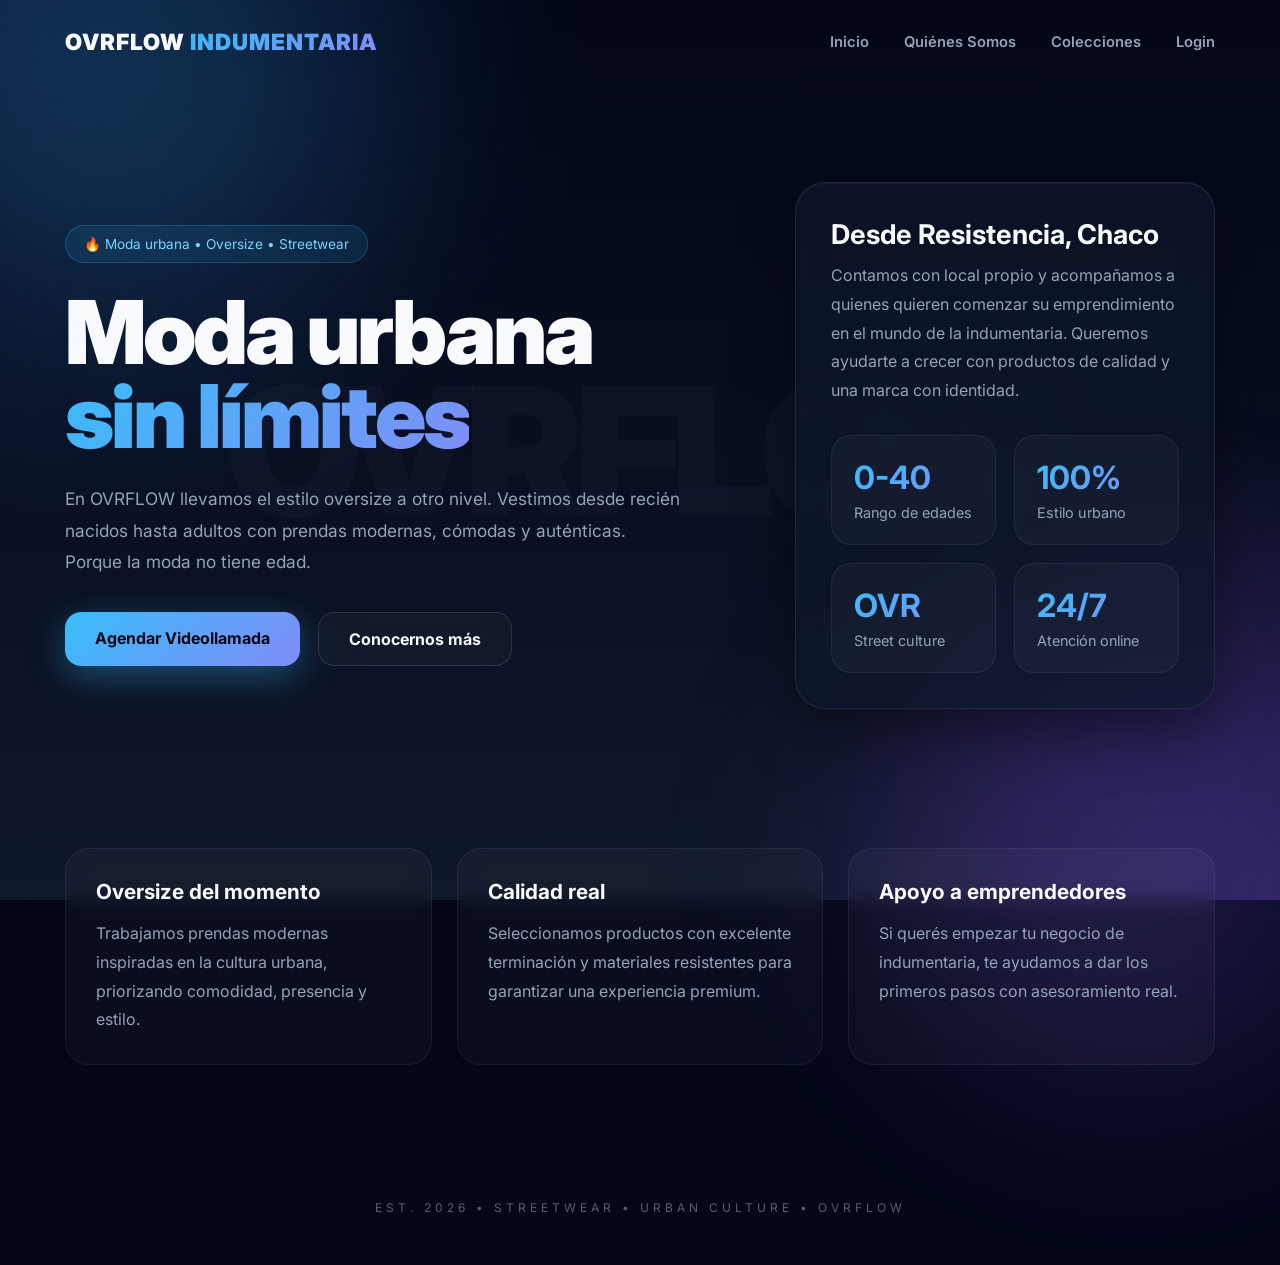
<file: templates/quienes_somos.html>
<!DOCTYPE html>
<html lang="es">
<head>
<meta charset="UTF-8" />
<meta name="viewport" content="width=device-width, initial-scale=1.0" />
<title>Quiénes Somos | OVRFLOW</title>

<link rel="preconnect" href="https://fonts.googleapis.com">
<link rel="preconnect" href="https://fonts.gstatic.com" crossorigin>
<link href="https://fonts.googleapis.com/css2?family=Inter:wght@300;400;500;600;700;800;900&display=swap" rel="stylesheet">

<style>
    :root{
        --bg:#020617;
        --bg-2:#0f172a;
        --card:rgba(15,23,42,.72);
        --border:rgba(255,255,255,.08);

        --primary:#38bdf8;
        --primary-2:#818cf8;

        --text:#f8fafc;
        --muted:#94a3b8;

        --gradient:linear-gradient(135deg,#38bdf8 0%,#818cf8 100%);
    }

    *{
        margin:0;
        padding:0;
        box-sizing:border-box;
    }

    body{
        font-family:'Inter',sans-serif;
        background:var(--bg);
        color:var(--text);
        overflow-x:hidden;
        min-height:100vh;
    }

    /* Fondo */
    .background{
        position:fixed;
        inset:0;
        z-index:-2;
        background:
            radial-gradient(circle at top left,#1e3a8a40 0%,transparent 35%),
            radial-gradient(circle at bottom right,#7c3aed35 0%,transparent 30%),
            linear-gradient(to bottom,var(--bg),var(--bg-2));
    }

    .blur{
        position:absolute;
        width:500px;
        height:500px;
        border-radius:50%;
        filter:blur(120px);
        opacity:.18;
    }

    .blur.one{
        background:#38bdf8;
        top:-180px;
        left:-120px;
    }

    .blur.two{
        background:#8b5cf6;
        bottom:-200px;
        right:-100px;
    }

    /* Marca gigante */
    .watermark{
        position:fixed;
        inset:0;
        display:flex;
        align-items:center;
        justify-content:center;
        font-size:14vw;
        font-weight:900;
        letter-spacing:-10px;
        color:rgba(255,255,255,.025);
        z-index:-1;
        user-select:none;
    }

    .wrapper{
        width:min(1150px,92%);
        margin:auto;
    }

    /* NAV */
    nav{
        display:flex;
        justify-content:space-between;
        align-items:center;
        padding:28px 0;
    }

    .logo{
        font-size:1.4rem;
        font-weight:900;
        letter-spacing:1px;
    }

    .logo span{
        background:var(--gradient);
        -webkit-background-clip:text;
        -webkit-text-fill-color:transparent;
    }

    .nav-links{
        display:flex;
        gap:35px;
    }

    .nav-links a{
        text-decoration:none;
        color:var(--muted);
        font-size:.92rem;
        font-weight:600;
        transition:.3s ease;
        position:relative;
    }

    .nav-links a:hover{
        color:var(--text);
    }

    .nav-links a::after{
        content:"";
        position:absolute;
        left:0;
        bottom:-6px;
        width:0%;
        height:2px;
        background:var(--gradient);
        transition:.3s;
    }

    .nav-links a:hover::after{
        width:100%;
    }

    /* HERO */
    .hero{
        min-height:85vh;
        display:grid;
        grid-template-columns:1fr 420px;
        align-items:center;
        gap:60px;
        padding:40px 0 80px;
    }

    .badge{
        display:inline-flex;
        align-items:center;
        gap:10px;
        background:rgba(56,189,248,.1);
        border:1px solid rgba(56,189,248,.25);
        color:#7dd3fc;
        padding:10px 18px;
        border-radius:999px;
        font-size:.85rem;
        margin-bottom:28px;
        backdrop-filter:blur(10px);
    }

    h1{
        font-size:clamp(3rem,7vw,5.5rem);
        line-height:.95;
        font-weight:900;
        margin-bottom:25px;
        letter-spacing:-3px;
    }

    h1 span{
        background:var(--gradient);
        -webkit-background-clip:text;
        -webkit-text-fill-color:transparent;
    }

    .description{
        color:var(--muted);
        font-size:1.08rem;
        line-height:1.8;
        max-width:620px;
        margin-bottom:35px;
    }

    .buttons{
        display:flex;
        gap:18px;
        flex-wrap:wrap;
    }

    .btn{
        padding:16px 30px;
        border-radius:16px;
        text-decoration:none;
        font-weight:700;
        transition:.35s ease;
    }

    .btn-primary{
        background:var(--gradient);
        color:#020617;
        box-shadow:0 10px 35px rgba(56,189,248,.35);
    }

    .btn-primary:hover{
        transform:translateY(-3px);
        box-shadow:0 15px 45px rgba(56,189,248,.45);
    }

    .btn-secondary{
        border:1px solid rgba(255,255,255,.12);
        color:var(--text);
        backdrop-filter:blur(10px);
        background:rgba(255,255,255,.03);
    }

    .btn-secondary:hover{
        background:rgba(255,255,255,.07);
        transform:translateY(-3px);
    }

    /* CARD */
    .side-card{
        background:var(--card);
        border:1px solid var(--border);
        border-radius:30px;
        padding:35px;
        backdrop-filter:blur(20px);
        box-shadow:
            0 20px 60px rgba(0,0,0,.45),
            inset 0 1px 0 rgba(255,255,255,.04);
    }

    .side-card h3{
        font-size:1.7rem;
        margin-bottom:10px;
    }

    .side-card p{
        color:var(--muted);
        line-height:1.8;
        margin-bottom:30px;
    }

    .stats{
        display:grid;
        grid-template-columns:1fr 1fr;
        gap:18px;
    }

    .stat{
        padding:22px;
        border-radius:20px;
        background:rgba(255,255,255,.03);
        border:1px solid rgba(255,255,255,.06);
    }

    .stat h4{
        font-size:2rem;
        margin-bottom:5px;
        background:var(--gradient);
        -webkit-background-clip:text;
        -webkit-text-fill-color:transparent;
    }

    .stat span{
        color:var(--muted);
        font-size:.9rem;
    }

    /* INFO SECTION */
    .info{
        display:grid;
        grid-template-columns:repeat(auto-fit,minmax(250px,1fr));
        gap:25px;
        margin-bottom:100px;
    }

    .info-card{
        background:rgba(255,255,255,.03);
        border:1px solid rgba(255,255,255,.06);
        border-radius:24px;
        padding:30px;
        transition:.35s;
        backdrop-filter:blur(10px);
    }

    .info-card:hover{
        transform:translateY(-6px);
        border-color:rgba(56,189,248,.3);
    }

    .info-card h3{
        margin-bottom:15px;
        font-size:1.3rem;
    }

    .info-card p{
        color:var(--muted);
        line-height:1.8;
    }

    footer{
        padding:35px 0 50px;
        text-align:center;
        color:rgba(255,255,255,.35);
        letter-spacing:4px;
        font-size:.75rem;
        text-transform:uppercase;
    }

    @media(max-width:900px){

        .hero{
            grid-template-columns:1fr;
            padding-top:20px;
        }

        .side-card{
            width:100%;
        }

        nav{
            flex-direction:column;
            gap:20px;
        }

        .nav-links{
            gap:18px;
            flex-wrap:wrap;
            justify-content:center;
        }

        h1{
            font-size:3.2rem;
        }
    }
</style>
</head>

<body>

<div class="background">
    <div class="blur one"></div>
    <div class="blur two"></div>
</div>

<div class="watermark">OVRFLOW</div>

<div class="wrapper">

    <nav>
        <div class="logo">
            OVRFLOW <span>INDUMENTARIA</span>
        </div>

        <div class="nav-links">
            <a href="/">Inicio</a>
            <a href="/quienes-somos">Quiénes Somos</a>
            <a href="/colecciones">Colecciones</a>
            <a href="/login">Login</a>
        </div>
    </nav>

    <section class="hero">

        <div>
            <div class="badge">
                🔥 Moda urbana • Oversize • Streetwear
            </div>

            <h1>
                Moda urbana <br>
                <span>sin límites</span>
            </h1>

            <p class="description">
                En OVRFLOW llevamos el estilo oversize a otro nivel.
                Vestimos desde recién nacidos hasta adultos con prendas
                modernas, cómodas y auténticas.
                Porque la moda no tiene edad.
            </p>

            <div class="buttons">
                <a href="https://wa.me/5493624866422?text=Hola! Quiero conocer más sobre OVRFLOW"
                   class="btn btn-primary">
                    Agendar Videollamada
                </a>

                <a href="#info" class="btn btn-secondary">
                    Conocernos más
                </a>
            </div>
        </div>

        <div class="side-card">
            <h3>Desde Resistencia, Chaco</h3>

            <p>
                Contamos con local propio y acompañamos a quienes quieren
                comenzar su emprendimiento en el mundo de la indumentaria.
                Queremos ayudarte a crecer con productos de calidad y una marca con identidad.
            </p>

            <div class="stats">
                <div class="stat">
                    <h4>0-40</h4>
                    <span>Rango de edades</span>
                </div>

                <div class="stat">
                    <h4>100%</h4>
                    <span>Estilo urbano</span>
                </div>

                <div class="stat">
                    <h4>OVR</h4>
                    <span>Street culture</span>
                </div>

                <div class="stat">
                    <h4>24/7</h4>
                    <span>Atención online</span>
                </div>
            </div>
        </div>

    </section>

    <section class="info" id="info">

        <div class="info-card">
            <h3>Oversize del momento</h3>
            <p>
                Trabajamos prendas modernas inspiradas en la cultura urbana,
                priorizando comodidad, presencia y estilo.
            </p>
        </div>

        <div class="info-card">
            <h3>Calidad real</h3>
            <p>
                Seleccionamos productos con excelente terminación y materiales
                resistentes para garantizar una experiencia premium.
            </p>
        </div>

        <div class="info-card">
            <h3>Apoyo a emprendedores</h3>
            <p>
                Si querés empezar tu negocio de indumentaria,
                te ayudamos a dar los primeros pasos con asesoramiento real.
            </p>
        </div>

    </section>

    <footer>
        EST. 2026 • STREETWEAR • URBAN CULTURE • OVRFLOW
    </footer>

</div>

</body>
</html>
</file>
